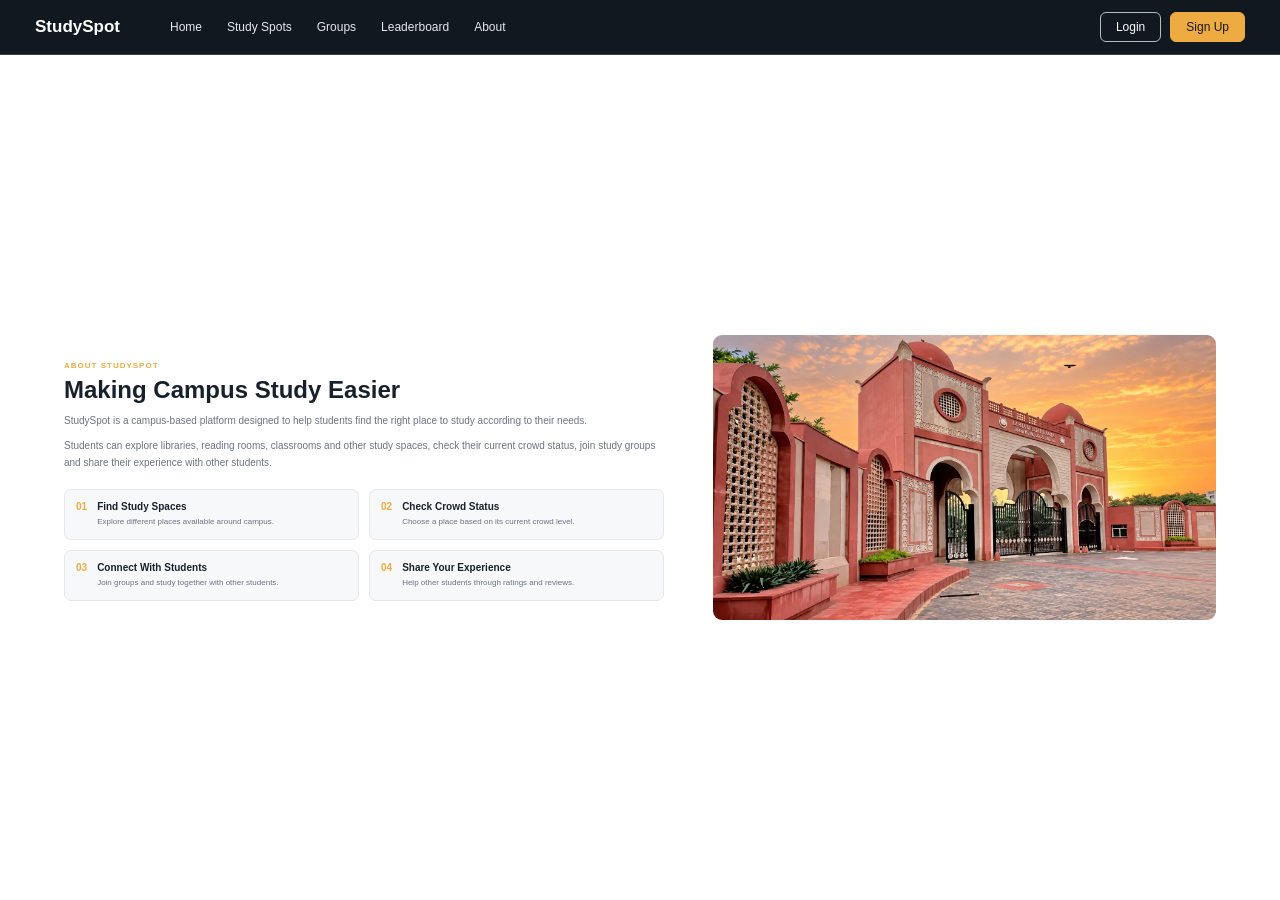
<file: About.html>
<!DOCTYPE html>
<html lang="en">

<head>
    <meta charset="UTF-8">
    <meta name="viewport" content="width=device-width, initial-scale=1.0">
    <link rel="stylesheet" href="about.css">
    <title>About - StudySpot</title>
</head>

<body>

    <nav class="navbar">

        <div class="logo">
            StudySpot
        </div>

        <div class="navlinks">
            <a href="index.html">Home</a>
            <a href="index.html">Study Spots</a>
            <a href="index.html">Groups</a>
            <a href="index.html">Leaderboard</a>
            <a href="about.html">About</a>
        </div>

        <div class="navbuttons">
            <button class="login">Login</button>
            <button class="signup">Sign Up</button>
        </div>

    </nav>


    <section class="about-section">

        <div class="about-content">

            <span class="section-label">ABOUT STUDYSPOT</span>

            <h2>Making Campus Study Easier</h2>

            <p>
                StudySpot is a campus-based platform designed to help students
                find the right place to study according to their needs.
            </p>

            <p>
                Students can explore libraries, reading rooms, classrooms and
                other study spaces, check their current crowd status, join
                study groups and share their experience with other students.
            </p>

            <div class="about-points">

                <div class="about-point">
                    <strong>01</strong>
                    <div>
                        <h3>Find Study Spaces</h3>
                        <p>Explore different places available around campus.</p>
                    </div>
                </div>

                <div class="about-point">
                    <strong>02</strong>
                    <div>
                        <h3>Check Crowd Status</h3>
                        <p>Choose a place based on its current crowd level.</p>
                    </div>
                </div>

                <div class="about-point">
                    <strong>03</strong>
                    <div>
                        <h3>Connect With Students</h3>
                        <p>Join groups and study together with other students.</p>
                    </div>
                </div>

                <div class="about-point">
                    <strong>04</strong>
                    <div>
                        <h3>Share Your Experience</h3>
                        <p>Help other students through ratings and reviews.</p>
                    </div>
                </div>

            </div>

        </div>

        <div class="about-image">
            <img src="images/Jamia Millia Islamia at Sunset.png" alt="Jamia Millia Islamia">
        </div>

    </section>

</body>

</html>
</file>
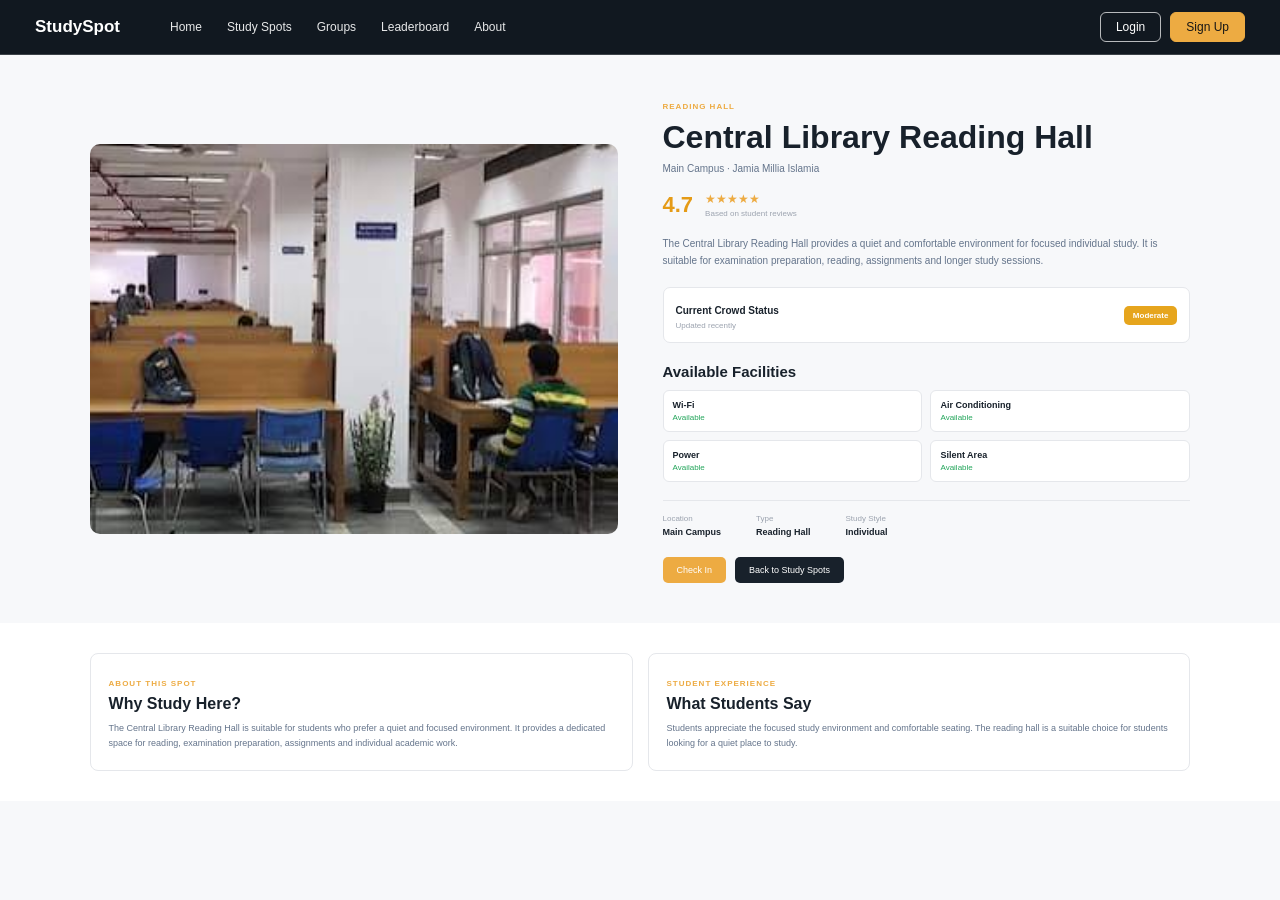
<file: central-library-reading-hall.html>
<!DOCTYPE html>
<html lang="en">
<head>
    <meta charset="UTF-8">
    <meta name="viewport" content="width=device-width, initial-scale=1.0">
    <link rel="stylesheet" href="central-library-reading-hall.css">
    <title>Central Library Reading Hall - StudySpot</title>
</head>

<body>

    <nav class="navbar">

        <div class="logo">
            StudySpot
        </div>

        <div class="navlinks">
            <a href="index.html">Home</a>
            <a href="study-spots.html">Study Spots</a>
            <a href="study-groups.html">Groups</a>
            <a href="index.html">Leaderboard</a>
            <a href="about.html">About</a>
        </div>

        <div class="navbuttons">
            <button class="login">Login</button>
            <button class="signup">Sign Up</button>
        </div>

    </nav>


    <section class="library-details">

        <div class="library-details-image">
            <img src="images/central library reading hall.jpg"
                 alt="Central Library Reading Hall">
        </div>


        <div class="library-details-content">

            <span class="section-label">
                READING HALL
            </span>

            <h1>
                Central Library Reading Hall
            </h1>

            <p class="library-location">
                Main Campus · Jamia Millia Islamia
            </p>


            <div class="rating-box">

                <div class="rating-number">
                    4.7
                </div>

                <div>
                    <div class="stars">
                        ★★★★★
                    </div>

                    <p>
                        Based on student reviews
                    </p>
                </div>

            </div>


            <p class="library-description">
                The Central Library Reading Hall provides a quiet and
                comfortable environment for focused individual study.
                It is suitable for examination preparation, reading,
                assignments and longer study sessions.
            </p>


            <div class="status-card">

                <div>
                    <strong>
                        Current Crowd Status
                    </strong>

                    <p>
                        Updated recently
                    </p>
                </div>

                <span class="status-moderate">
                    Moderate
                </span>

            </div>


            <h2>
                Available Facilities
            </h2>


            <div class="facilities">

                <div class="facility">
                    <strong>
                        Wi-Fi
                    </strong>

                    <span>
                        Available
                    </span>
                </div>


                <div class="facility">
                    <strong>
                        Air Conditioning
                    </strong>

                    <span>
                        Available
                    </span>
                </div>


                <div class="facility">
                    <strong>
                        Power
                    </strong>

                    <span>
                        Available
                    </span>
                </div>


                <div class="facility">
                    <strong>
                        Silent Area
                    </strong>

                    <span>
                        Available
                    </span>
                </div>

            </div>


            <div class="library-info">

                <div>
                    <span>
                        Location
                    </span>

                    <strong>
                        Main Campus
                    </strong>
                </div>


                <div>
                    <span>
                        Type
                    </span>

                    <strong>
                        Reading Hall
                    </strong>
                </div>


                <div>
                    <span>
                        Study Style
                    </span>

                    <strong>
                        Individual
                    </strong>
                </div>

            </div>


            <div class="library-actions">

                <button class="checkin-btn">
                    Check In
                </button>

                <a href="study-spots.html" class="back-btn">
                    Back to Study Spots
                </a>

            </div>

        </div>

    </section>


    <section class="library-bottom">

        <div class="about-library">

            <span class="section-label">
                ABOUT THIS SPOT
            </span>

            <h2>
                Why Study Here?
            </h2>

            <p>
                The Central Library Reading Hall is suitable for students
                who prefer a quiet and focused environment. It provides
                a dedicated space for reading, examination preparation,
                assignments and individual academic work.
            </p>

        </div>


        <div class="review-summary">

            <span class="section-label">
                STUDENT EXPERIENCE
            </span>

            <h2>
                What Students Say
            </h2>

            <p>
                Students appreciate the focused study environment and
                comfortable seating. The reading hall is a suitable
                choice for students looking for a quiet place to study.
            </p>

        </div>

    </section>

</body>
</html>
</file>
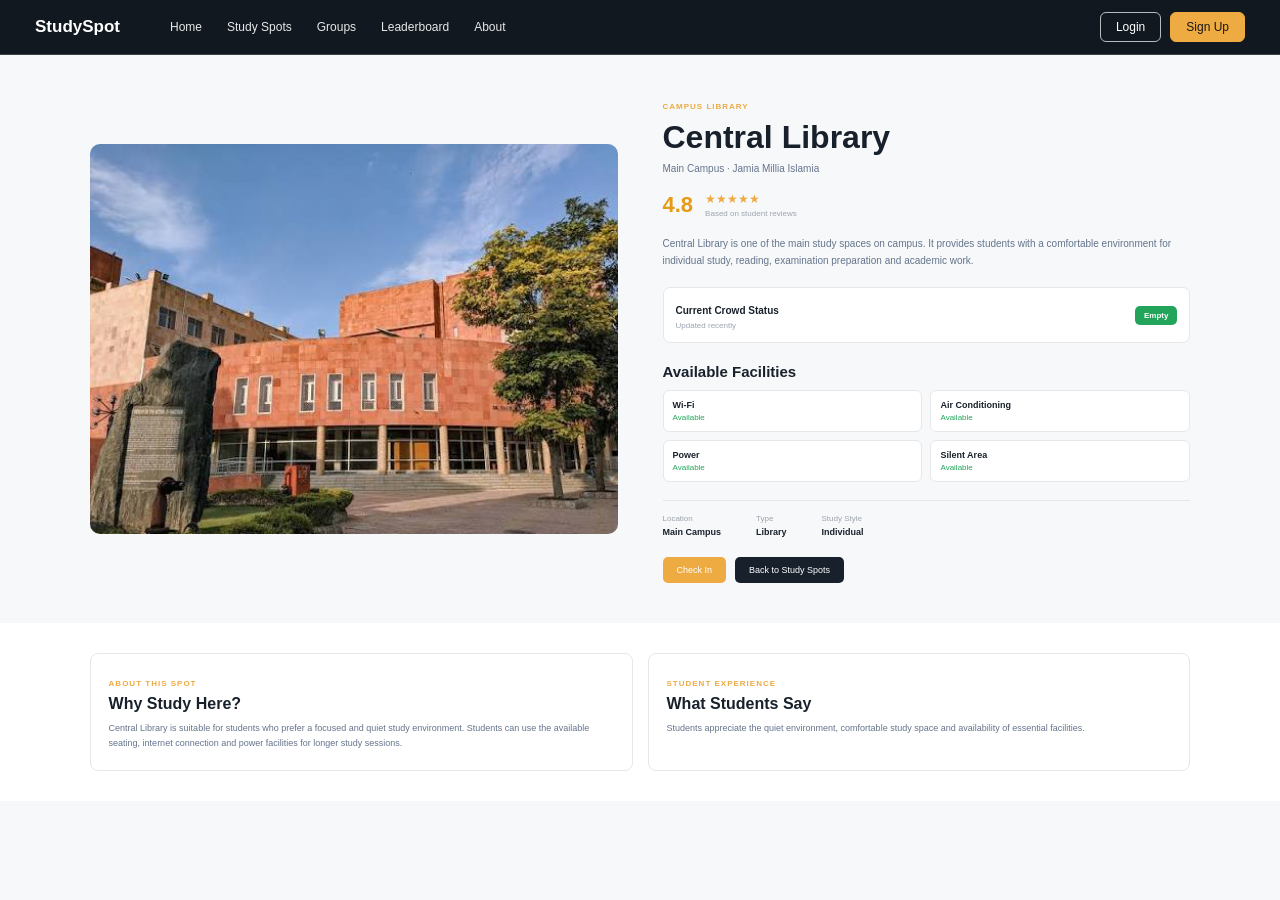
<file: central-library.html>
<!DOCTYPE html>
<html lang="en">
<head>
    <meta charset="UTF-8">
    <meta name="viewport" content="width=device-width, initial-scale=1.0">
    <link rel="stylesheet" href="central-library.css">
    <title>Central Library - StudySpot</title>
</head>

<body>

    <nav class="navbar">

        <div class="logo">
            StudySpot
        </div>

        <div class="navlinks">
            <a href="index.html">Home</a>
            <a href="study-spots.html">Study Spots</a>
            <a href="study-groups.html">Groups</a>
            <a href="index.html">Leaderboard</a>
            <a href="about.html">About</a>
        </div>

        <div class="navbuttons">
            <button class="login">Login</button>
            <button class="signup">Sign Up</button>
        </div>

    </nav>


    <section class="library-details">

        <div class="library-details-image">
            <img src="images/central library.jpg" alt="Central Library">
        </div>


        <div class="library-details-content">

            <span class="section-label">CAMPUS LIBRARY</span>

            <h1>Central Library</h1>

            <p class="library-location">
                Main Campus · Jamia Millia Islamia
            </p>


            <div class="rating-box">

                <div class="rating-number">
                    4.8
                </div>

                <div>
                    <div class="stars">★★★★★</div>
                    <p>Based on student reviews</p>
                </div>

            </div>


            <p class="library-description">
                Central Library is one of the main study spaces on campus.
                It provides students with a comfortable environment for
                individual study, reading, examination preparation and
                academic work.
            </p>


            <div class="status-card">

                <div>
                    <strong>Current Crowd Status</strong>
                    <p>Updated recently</p>
                </div>

                <span class="status-empty">
                    Empty
                </span>

            </div>


            <h2>Available Facilities</h2>

            <div class="facilities">

                <div class="facility">
                    <strong>Wi-Fi</strong>
                    <span>Available</span>
                </div>

                <div class="facility">
                    <strong>Air Conditioning</strong>
                    <span>Available</span>
                </div>

                <div class="facility">
                    <strong>Power</strong>
                    <span>Available</span>
                </div>

                <div class="facility">
                    <strong>Silent Area</strong>
                    <span>Available</span>
                </div>

            </div>


            <div class="library-info">

                <div>
                    <span>Location</span>
                    <strong>Main Campus</strong>
                </div>

                <div>
                    <span>Type</span>
                    <strong>Library</strong>
                </div>

                <div>
                    <span>Study Style</span>
                    <strong>Individual</strong>
                </div>

            </div>


            <div class="library-actions">

                <button class="checkin-btn">
                    Check In
                </button>

                <a href="study-spots.html" class="back-btn">
                    Back to Study Spots
                </a>

            </div>

        </div>

    </section>


    <section class="library-bottom">

        <div class="about-library">

            <span class="section-label">
                ABOUT THIS SPOT
            </span>

            <h2>Why Study Here?</h2>

            <p>
                Central Library is suitable for students who prefer a
                focused and quiet study environment. Students can use
                the available seating, internet connection and power
                facilities for longer study sessions.
            </p>

        </div>


        <div class="review-summary">

            <span class="section-label">
                STUDENT EXPERIENCE
            </span>

            <h2>What Students Say</h2>

            <p>
                Students appreciate the quiet environment, comfortable
                study space and availability of essential facilities.
            </p>

        </div>

    </section>

</body>
</html>
</file>
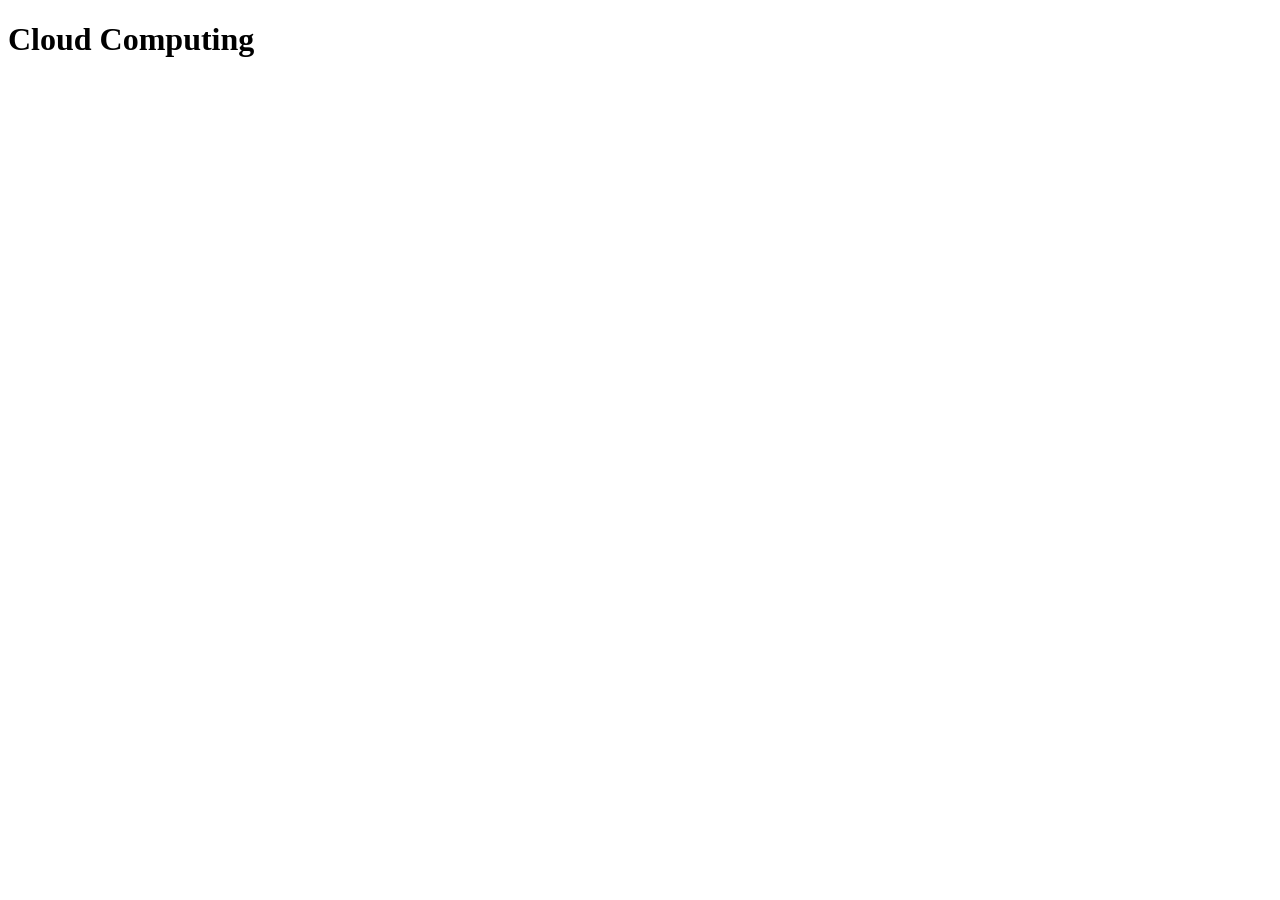
<file: cloud-computing.html>
<!DOCTYPE html>
<html lang="en">
<head>
    <meta charset="UTF-8">
    <meta name="viewport" content="width=device-width, initial-scale=1.0">
    <title>Document</title>
</head>
<body>
    <h1>Cloud Computing</h1>
</body>
</html>
</file>
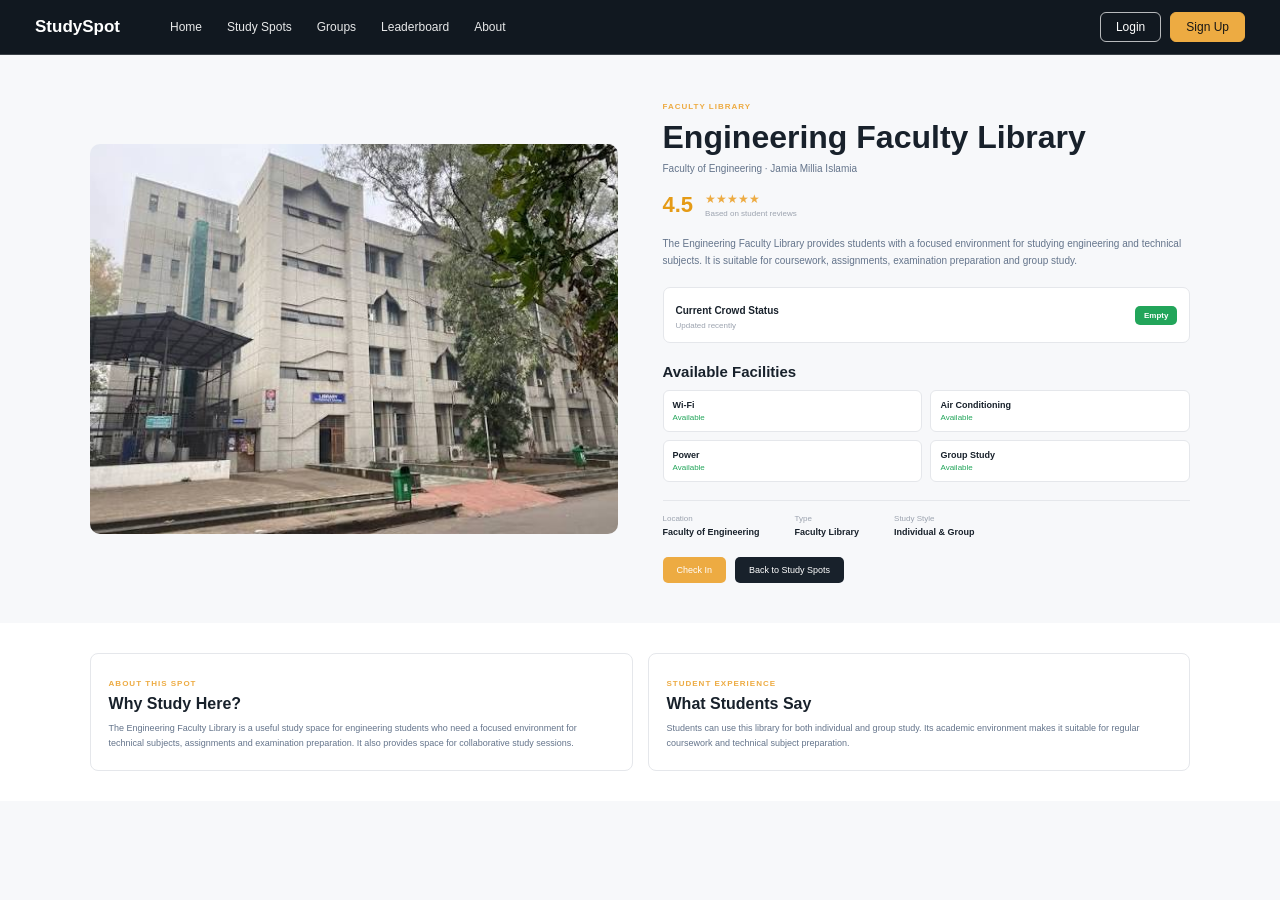
<file: engineering-faculty-library.html>
<!DOCTYPE html>
<html lang="en">
<head>
    <meta charset="UTF-8">
    <meta name="viewport" content="width=device-width, initial-scale=1.0">
    <link rel="stylesheet" href="engineering-faculty-library.css">
    <title>Engineering Faculty Library - StudySpot</title>
</head>

<body>

    <nav class="navbar">

        <div class="logo">
            StudySpot
        </div>

        <div class="navlinks">
            <a href="index.html">Home</a>
            <a href="study-spots.html">Study Spots</a>
            <a href="study-groups.html">Groups</a>
            <a href="index.html">Leaderboard</a>
            <a href="about.html">About</a>
        </div>

        <div class="navbuttons">
            <button class="login">Login</button>
            <button class="signup">Sign Up</button>
        </div>

    </nav>


    <section class="library-details">

        <div class="library-details-image">
            <img src="images/enginnering library.jpg"
                 alt="Engineering Faculty Library">
        </div>


        <div class="library-details-content">

            <span class="section-label">
                FACULTY LIBRARY
            </span>

            <h1>
                Engineering Faculty Library
            </h1>

            <p class="library-location">
                Faculty of Engineering · Jamia Millia Islamia
            </p>


            <div class="rating-box">

                <div class="rating-number">
                    4.5
                </div>

                <div>
                    <div class="stars">
                        ★★★★★
                    </div>

                    <p>
                        Based on student reviews
                    </p>
                </div>

            </div>


            <p class="library-description">
                The Engineering Faculty Library provides students with
                a focused environment for studying engineering and
                technical subjects. It is suitable for coursework,
                assignments, examination preparation and group study.
            </p>


            <div class="status-card">

                <div>
                    <strong>
                        Current Crowd Status
                    </strong>

                    <p>
                        Updated recently
                    </p>
                </div>

                <span class="status-empty">
                    Empty
                </span>

            </div>


            <h2>
                Available Facilities
            </h2>


            <div class="facilities">

                <div class="facility">
                    <strong>
                        Wi-Fi
                    </strong>

                    <span>
                        Available
                    </span>
                </div>


                <div class="facility">
                    <strong>
                        Air Conditioning
                    </strong>

                    <span>
                        Available
                    </span>
                </div>


                <div class="facility">
                    <strong>
                        Power
                    </strong>

                    <span>
                        Available
                    </span>
                </div>


                <div class="facility">
                    <strong>
                        Group Study
                    </strong>

                    <span>
                        Available
                    </span>
                </div>

            </div>


            <div class="library-info">

                <div>
                    <span>
                        Location
                    </span>

                    <strong>
                        Faculty of Engineering
                    </strong>
                </div>


                <div>
                    <span>
                        Type
                    </span>

                    <strong>
                        Faculty Library
                    </strong>
                </div>


                <div>
                    <span>
                        Study Style
                    </span>

                    <strong>
                        Individual & Group
                    </strong>
                </div>

            </div>


            <div class="library-actions">

                <button class="checkin-btn">
                    Check In
                </button>

                <a href="study-spots.html" class="back-btn">
                    Back to Study Spots
                </a>

            </div>

        </div>

    </section>


    <section class="library-bottom">

        <div class="about-library">

            <span class="section-label">
                ABOUT THIS SPOT
            </span>

            <h2>
                Why Study Here?
            </h2>

            <p>
                The Engineering Faculty Library is a useful study space
                for engineering students who need a focused environment
                for technical subjects, assignments and examination
                preparation. It also provides space for collaborative
                study sessions.
            </p>

        </div>


        <div class="review-summary">

            <span class="section-label">
                STUDENT EXPERIENCE
            </span>

            <h2>
                What Students Say
            </h2>

            <p>
                Students can use this library for both individual and
                group study. Its academic environment makes it suitable
                for regular coursework and technical subject preparation.
            </p>

        </div>

    </section>

</body>
</html>
</file>
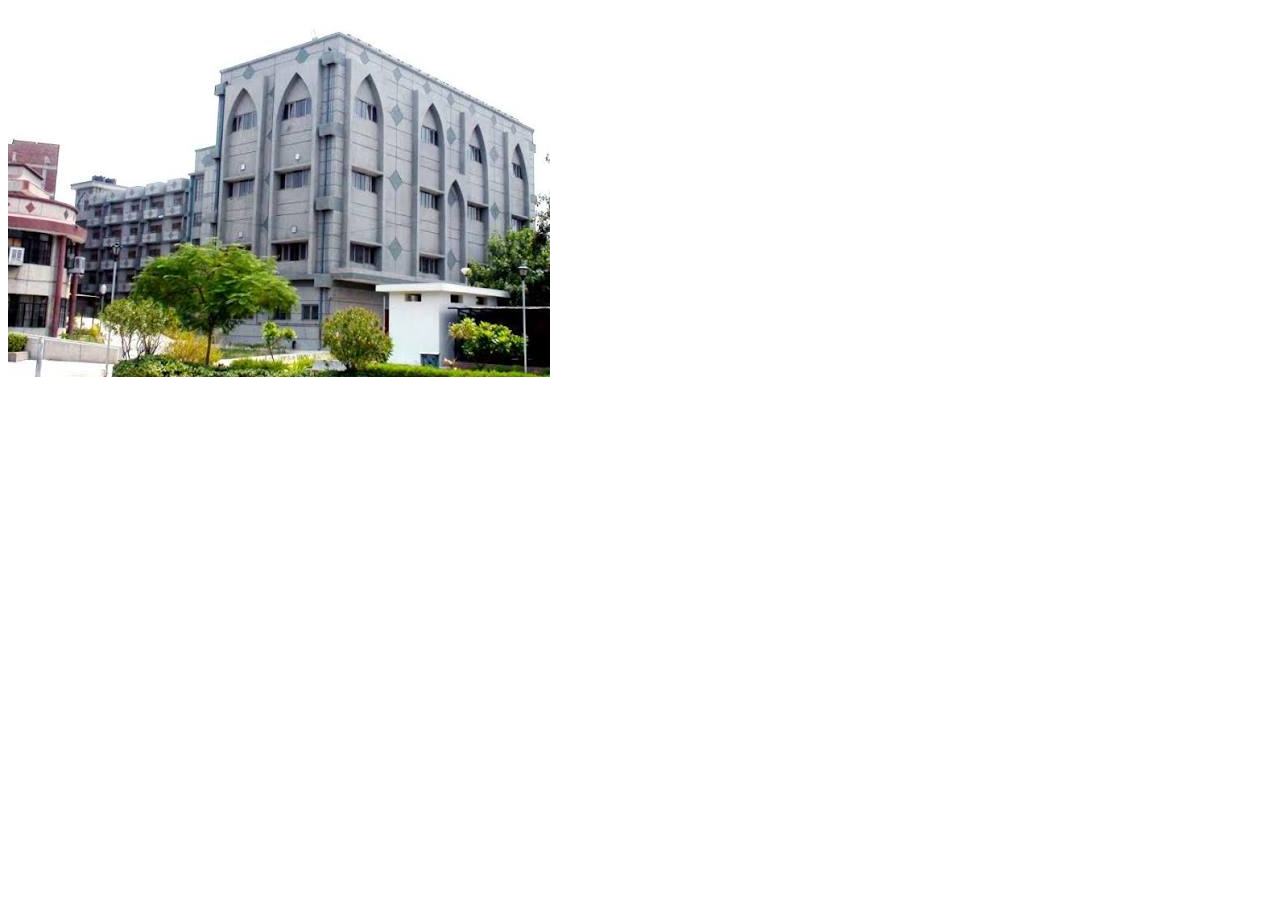
<file: hostel-library.html>
<!DOCTYPE html>
<html lang="en">
<head>
    <meta charset="UTF-8">
    <meta name="viewport" content="width=device-width, initial-scale=1.0">
    <title>Document</title>
</head>
<body>
    <img src="images/hostel library.jpg">
</body>
</html>
</file>
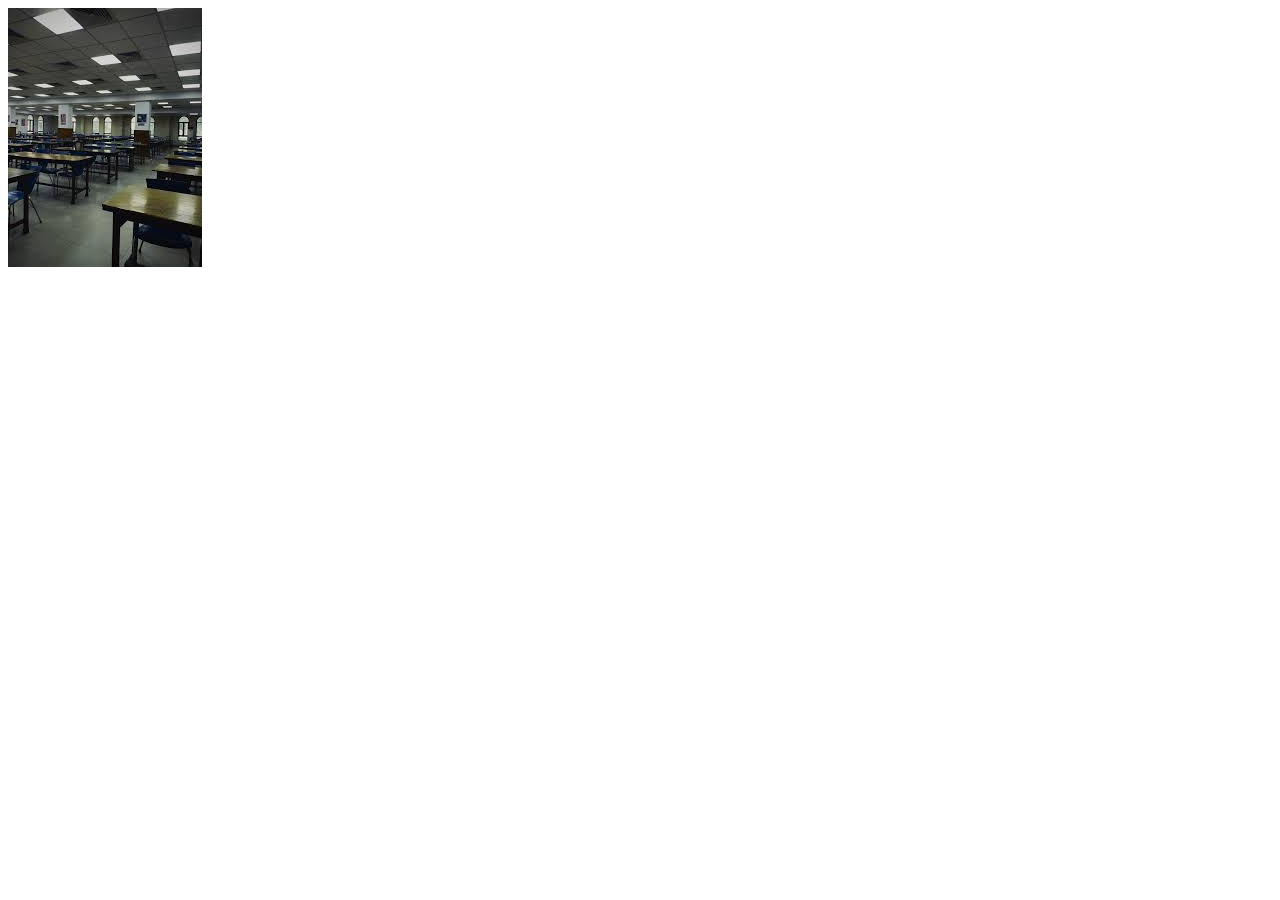
<file: ibn-sina-block.html>
<!DOCTYPE html>
<html lang="en">
<head>
    <meta charset="UTF-8">
    <meta name="viewport" content="width=device-width, initial-scale=1.0">
    <title>Document</title>
</head>
<body>
    <img src="images/ibn sina inner.jpg">
</body>
</html>
</file>
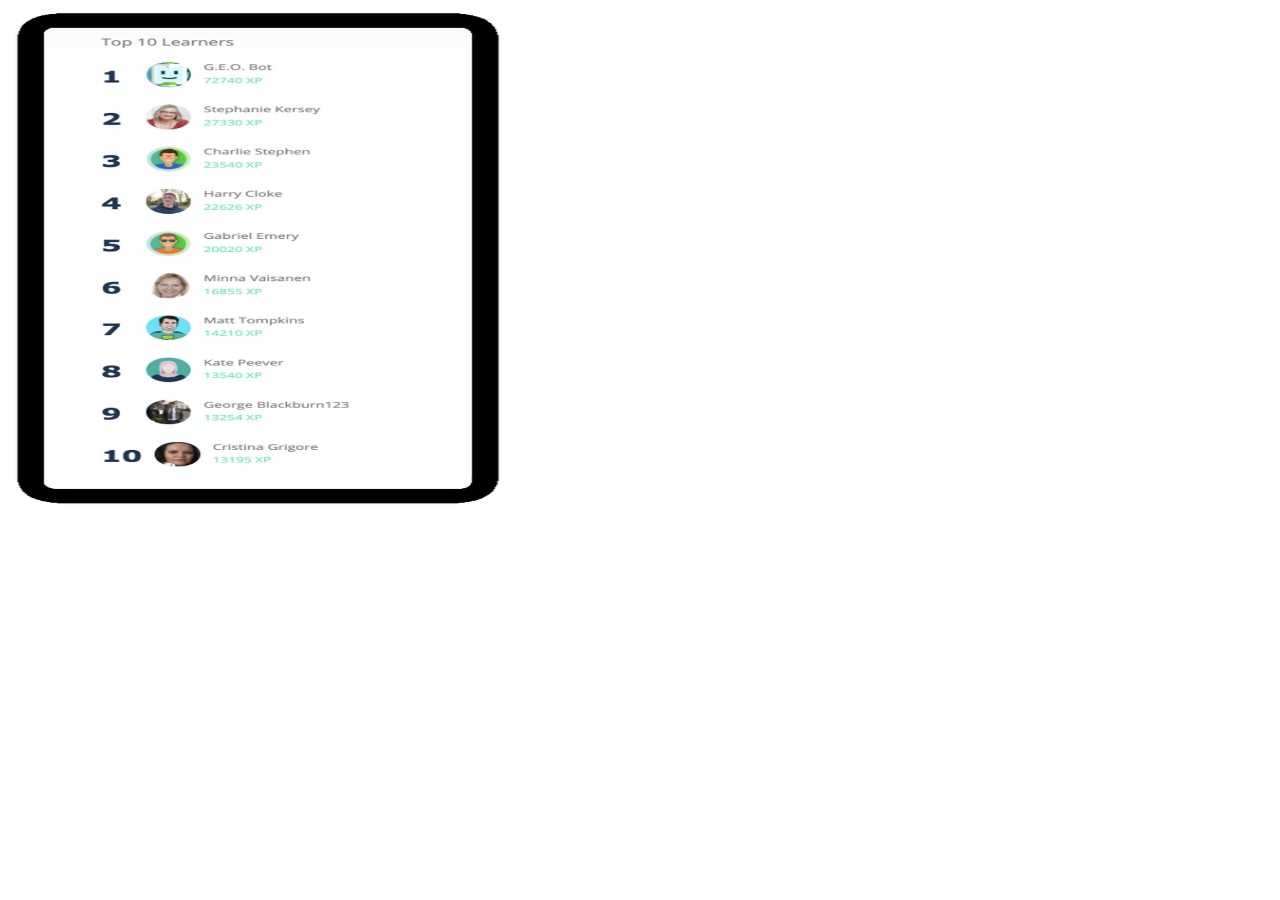
<file: leaderboard.html>
<!DOCTYPE html>
<html lang="en">
<head>
    <meta charset="UTF-8">
    <meta name="viewport" content="width=device-width, initial-scale=1.0">
    <link rel="stylesheet" href="leaderboard.css">
    <title>Document</title>
</head>
<body>
    <img src="images/leaderboard_4k.png">
</body>
</html>
</file>
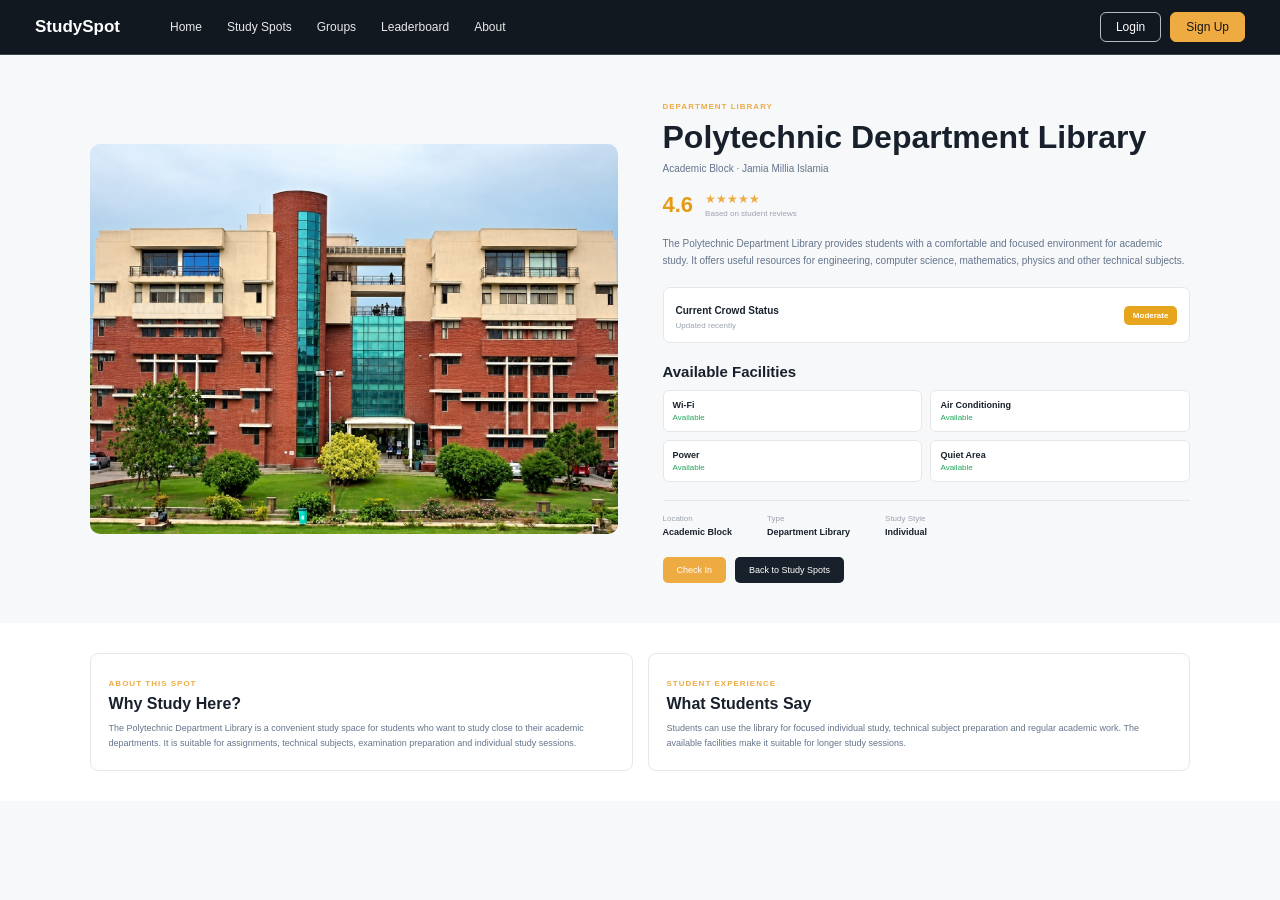
<file: polytechnic-department-library.html>
<!DOCTYPE html>
<html lang="en">
<head>
    <meta charset="UTF-8">
    <meta name="viewport" content="width=device-width, initial-scale=1.0">
    <link rel="stylesheet" href="polytechnic-library.css">
    <title>Polytechnic Department Library - StudySpot</title>
</head>

<body>

    <nav class="navbar">

        <div class="logo">
            StudySpot
        </div>

        <div class="navlinks">
            <a href="index.html">Home</a>
            <a href="study-spots.html">Study Spots</a>
            <a href="study-groups.html">Groups</a>
            <a href="index.html">Leaderboard</a>
            <a href="about.html">About</a>
        </div>

        <div class="navbuttons">
            <button class="login">Login</button>
            <button class="signup">Sign Up</button>
        </div>

    </nav>


    <section class="library-details">

        <div class="library-details-image">
            <img src="images/polytechinc department library1.jpg"
                 alt="Polytechnic Department Library">
        </div>


        <div class="library-details-content">

            <span class="section-label">
                DEPARTMENT LIBRARY
            </span>

            <h1>
                Polytechnic Department Library
            </h1>

            <p class="library-location">
                Academic Block · Jamia Millia Islamia
            </p>


            <div class="rating-box">

                <div class="rating-number">
                    4.6
                </div>

                <div>
                    <div class="stars">
                        ★★★★★
                    </div>

                    <p>
                        Based on student reviews
                    </p>
                </div>

            </div>


            <p class="library-description">
                The Polytechnic Department Library provides students with
                a comfortable and focused environment for academic study.
                It offers useful resources for engineering, computer
                science, mathematics, physics and other technical subjects.
            </p>


            <div class="status-card">

                <div>
                    <strong>
                        Current Crowd Status
                    </strong>

                    <p>
                        Updated recently
                    </p>
                </div>

                <span class="status-moderate">
                    Moderate
                </span>

            </div>


            <h2>
                Available Facilities
            </h2>


            <div class="facilities">

                <div class="facility">
                    <strong>
                        Wi-Fi
                    </strong>

                    <span>
                        Available
                    </span>
                </div>


                <div class="facility">
                    <strong>
                        Air Conditioning
                    </strong>

                    <span>
                        Available
                    </span>
                </div>


                <div class="facility">
                    <strong>
                        Power
                    </strong>

                    <span>
                        Available
                    </span>
                </div>


                <div class="facility">
                    <strong>
                        Quiet Area
                    </strong>

                    <span>
                        Available
                    </span>
                </div>

            </div>


            <div class="library-info">

                <div>
                    <span>
                        Location
                    </span>

                    <strong>
                        Academic Block
                    </strong>
                </div>


                <div>
                    <span>
                        Type
                    </span>

                    <strong>
                        Department Library
                    </strong>
                </div>


                <div>
                    <span>
                        Study Style
                    </span>

                    <strong>
                        Individual
                    </strong>
                </div>

            </div>


            <div class="library-actions">

                <button class="checkin-btn">
                    Check In
                </button>

                <a href="study-spots.html" class="back-btn">
                    Back to Study Spots
                </a>

            </div>

        </div>

    </section>


    <section class="library-bottom">

        <div class="about-library">

            <span class="section-label">
                ABOUT THIS SPOT
            </span>

            <h2>
                Why Study Here?
            </h2>

            <p>
                The Polytechnic Department Library is a convenient study
                space for students who want to study close to their
                academic departments. It is suitable for assignments,
                technical subjects, examination preparation and
                individual study sessions.
            </p>

        </div>


        <div class="review-summary">

            <span class="section-label">
                STUDENT EXPERIENCE
            </span>

            <h2>
                What Students Say
            </h2>

            <p>
                Students can use the library for focused individual study,
                technical subject preparation and regular academic work.
                The available facilities make it suitable for longer
                study sessions.
            </p>

        </div>

    </section>

</body>
</html>
</file>
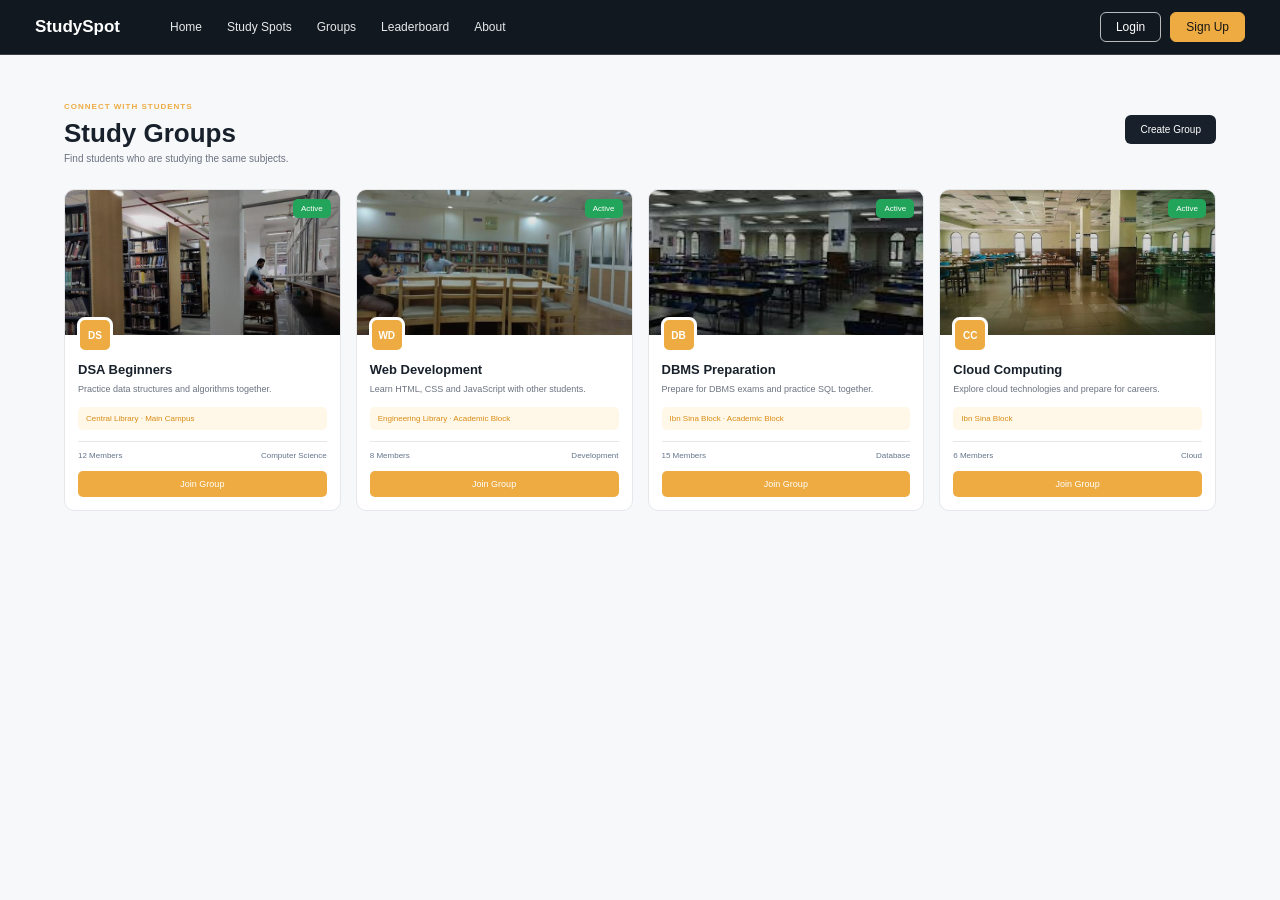
<file: study-group.html>
<!DOCTYPE html>
<html lang="en">

<head>
    <meta charset="UTF-8">
    <meta name="viewport" content="width=device-width, initial-scale=1.0">
    <link rel="stylesheet" href="study-group.css">
    <title>Study Groups - StudySpot</title>
</head>

<body>

    <nav class="navbar">

        <div class="logo">
            StudySpot
        </div>

        <div class="navlinks">
            <a href="index.html">Home</a>
            <a href="study-spots.html">Study Spots</a>
            <a href="study-groups.html">Groups</a>
            <a href="index.html">Leaderboard</a>
            <a href="about.html">About</a>
        </div>

        <div class="navbuttons">
            <button class="login">Login</button>
            <button class="signup">Sign Up</button>
        </div>

    </nav>


    <section class="groups-section">

        <div class="groups-header">

            <div>
                <span class="section-label">CONNECT WITH STUDENTS</span>
                <h1>Study Groups</h1>
                <p>Find students who are studying the same subjects.</p>
            </div>

            <button class="create-group-btn">Create Group</button>

        </div>


        <div class="groups-grid">


            <div class="group-card">

                <div class="group-image">
                    <img src="images/central library inner side.jpg" alt="DSA Study Group">
                    <span class="group-status">Active</span>
                </div>

                <div class="group-content">

                    <div class="group-icon">DS</div>

                    <h3>DSA Beginners</h3>

                    <p>
                        Practice data structures and algorithms together.
                    </p>

                    <div class="group-location">
                        Central Library · Main Campus
                    </div>

                    <div class="group-info">
                        <span>12 Members</span>
                        <span>Computer Science</span>
                    </div>

                    <button>Join Group</button>

                </div>

            </div>


            <div class="group-card">

                <div class="group-image">
                    <img src="images/faculty of enginneeing inner.jpg" alt="Web Development Group">
                    <span class="group-status">Active</span>
                </div>

                <div class="group-content">

                    <div class="group-icon">WD</div>

                    <h3>Web Development</h3>

                    <p>
                        Learn HTML, CSS and JavaScript with other students.
                    </p>

                    <div class="group-location">
                        Engineering Library · Academic Block
                    </div>

                    <div class="group-info">
                        <span>8 Members</span>
                        <span>Development</span>
                    </div>

                    <button>Join Group</button>

                </div>

            </div>


            <div class="group-card">

                <div class="group-image">
                    <img src="images/ibn sina inner.jpg" alt="DBMS Study Group">
                    <span class="group-status">Active</span>
                </div>

                <div class="group-content">

                    <div class="group-icon">DB</div>

                    <h3>DBMS Preparation</h3>

                    <p>
                        Prepare for DBMS exams and practice SQL together.
                    </p>

                    <div class="group-location">
                        Ibn Sina Block · Academic Block
                    </div>

                    <div class="group-info">
                        <span>15 Members</span>
                        <span>Database</span>
                    </div>

                    <button>Join Group</button>

                </div>

            </div>


            <div class="group-card">

                <div class="group-image">
                    <img src="images/old reading hall.jpg" alt="Cloud Computing Group">
                    <span class="group-status">Active</span>
                </div>

                <div class="group-content">

                    <div class="group-icon">CC</div>

                    <h3>Cloud Computing</h3>

                    <p>
                        Explore cloud technologies and prepare for careers.
                    </p>

                    <div class="group-location">
                        Ibn Sina Block
                    </div>

                    <div class="group-info">
                        <span>6 Members</span>
                        <span>Cloud</span>
                    </div>

                    <button>Join Group</button>

                </div>

            </div>


        </div>

    </section>

</body>

</html>
</file>
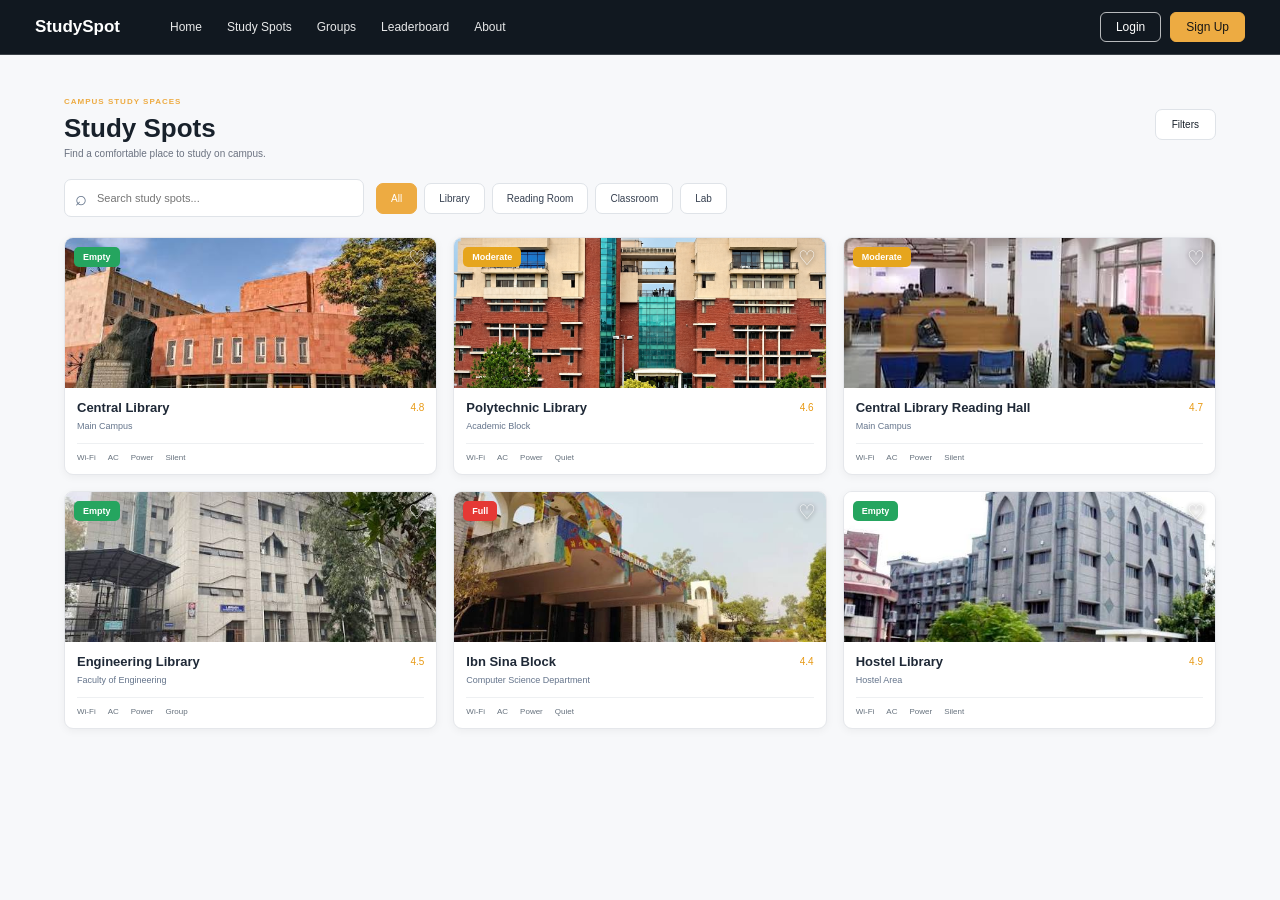
<file: study-spots.html>
<!DOCTYPE html>
<html lang="en">

<head>
    <meta charset="UTF-8">
    <meta name="viewport" content="width=device-width, initial-scale=1.0">
    <link rel="stylesheet" href="study-spots.css">
    <title>Study Spots - StudySpot</title>
</head>

<body>

    <nav class="navbar">

        <div class="logo">
            StudySpot
        </div>

        <div class="navlinks">
            <a href="index.html">Home</a>
            <a href="study-spots.html">Study Spots</a>
            <a href="study-group.html">Groups</a>
            <a href="index.html">Leaderboard</a>
            <a href="about.html">About</a>
        </div>

        <div class="navbuttons">
            <button class="login">Login</button>
            <button class="signup">Sign Up</button>
        </div>

    </nav>


    <section class="study-spots">

        <div class="spots-header">

            <div>
                <span class="section-label">CAMPUS STUDY SPACES</span>
                <h1>Study Spots</h1>
                <p>Find a comfortable place to study on campus.</p>
            </div>

            <button class="filter-btn">Filters</button>

        </div>


        <div class="spot-tools">

            <div class="spot-search">
                <span>⌕</span>
                <input type="text" placeholder="Search study spots...">
            </div>

            <div class="spot-filters">
                <button class="active">All</button>
                <button>Library</button>
                <button>Reading Room</button>
                <button>Classroom</button>
                <button>Lab</button>
            </div>

        </div>


        <div class="spots-grid">


            <div class="spot-card">

                <div class="spot-image">
                    <img src="images/central library.jpg" alt="Central Library">
                    <span class="status empty">Empty</span>
                    <span class="heart">♡</span>
                </div>

                <div class="spot-info">

                    <div class="spot-title">
                        <h3>Central Library</h3>
                        <span>4.8</span>
                    </div>

                    <p class="location-text">Main Campus</p>

                    <div class="amenities">
                        <span>Wi-Fi</span>
                        <span>AC</span>
                        <span>Power</span>
                        <span>Silent</span>
                    </div>

                </div>

            </div>


            <div class="spot-card">

                <div class="spot-image">
                    <img src="images/polytechinc department library1.jpg" alt="Polytechnic Department Library">
                    <span class="status moderate">Moderate</span>
                    <span class="heart">♡</span>
                </div>

                <div class="spot-info">

                    <div class="spot-title">
                        <h3>Polytechnic Library</h3>
                        <span>4.6</span>
                    </div>

                    <p class="location-text">Academic Block</p>

                    <div class="amenities">
                        <span>Wi-Fi</span>
                        <span>AC</span>
                        <span>Power</span>
                        <span>Quiet</span>
                    </div>

                </div>

            </div>


            <div class="spot-card">

                <div class="spot-image">
                    <img src="images/central library reading hall.jpg" alt="Central Library Reading Hall">
                    <span class="status moderate">Moderate</span>
                    <span class="heart">♡</span>
                </div>

                <div class="spot-info">

                    <div class="spot-title">
                        <h3>Central Library Reading Hall</h3>
                        <span>4.7</span>
                    </div>

                    <p class="location-text">Main Campus</p>

                    <div class="amenities">
                        <span>Wi-Fi</span>
                        <span>AC</span>
                        <span>Power</span>
                        <span>Silent</span>
                    </div>

                </div>

            </div>


            <div class="spot-card">

                <div class="spot-image">
                    <img src="images/enginnering library.jpg" alt="Engineering Faculty Library">
                    <span class="status empty">Empty</span>
                    <span class="heart">♡</span>
                </div>

                <div class="spot-info">

                    <div class="spot-title">
                        <h3>Engineering Library</h3>
                        <span>4.5</span>
                    </div>

                    <p class="location-text">Faculty of Engineering</p>

                    <div class="amenities">
                        <span>Wi-Fi</span>
                        <span>AC</span>
                        <span>Power</span>
                        <span>Group</span>
                    </div>

                </div>

            </div>


            <div class="spot-card">

                <div class="spot-image">
                    <img src="images/ibn sina block.jpg" alt="Ibn Sina Block">
                    <span class="status full">Full</span>
                    <span class="heart">♡</span>
                </div>

                <div class="spot-info">

                    <div class="spot-title">
                        <h3>Ibn Sina Block</h3>
                        <span>4.4</span>
                    </div>

                    <p class="location-text">Computer Science Department</p>

                    <div class="amenities">
                        <span>Wi-Fi</span>
                        <span>AC</span>
                        <span>Power</span>
                        <span>Quiet</span>
                    </div>

                </div>

            </div>


            <div class="spot-card">

                <div class="spot-image">
                    <img src="images/hostel library.jpg" alt="Hostel Library">
                    <span class="status empty">Empty</span>
                    <span class="heart">♡</span>
                </div>

                <div class="spot-info">

                    <div class="spot-title">
                        <h3>Hostel Library</h3>
                        <span>4.9</span>
                    </div>

                    <p class="location-text">Hostel Area</p>

                    <div class="amenities">
                        <span>Wi-Fi</span>
                        <span>AC</span>
                        <span>Power</span>
                        <span>Silent</span>
                    </div>

                </div>

            </div>


        </div>

    </section>

</body>

</html>
</file>
<file: about.css>
* {
    margin: 0;
    padding: 0;
    box-sizing: border-box;
}

body {
    font-family: Arial, sans-serif;
    color: #18212b;
    background: #ffffff;
}

.navbar {
    height: 55px;
    width: 100%;
    display: flex;
    align-items: center;
    padding: 0 35px;
    background: #111820;
    border-bottom: 1px solid rgba(255, 255, 255, 0.18);
}

.logo {
    display: flex;
    align-items: center;
    font-size: 17px;
    font-weight: bold;
    min-width: 135px;
    color: white;
}

.navlinks {
    display: flex;
    align-items: center;
    gap: 25px;
}

.navlinks a {
    color: rgba(255, 255, 255, 0.9);
    text-decoration: none;
    font-size: 12px;
    transition: 0.3s;
}

.navlinks a:hover {
    color: #edab42;
}

.navbuttons {
    margin-left: auto;
    display: flex;
    gap: 9px;
}

.login,
.signup {
    padding: 7px 15px;
    border-radius: 6px;
    font-size: 12px;
    cursor: pointer;
}

.login {
    color: white;
    background: transparent;
    border: 1px solid rgba(255, 255, 255, 0.7);
}

.signup {
    color: #161616;
    background: #edab42;
    border: 1px solid #edab42;
}

.about-section {
    background: #ffffff;
    color: #18212b;
    padding: 35px 5%;
    min-height: calc(100vh - 55px);
    display: grid;
    grid-template-columns: 1.1fr 0.9fr;
    gap: 35px;
    align-items: center;
}

.about-content {
    max-width: 600px;
}

.section-label {
    color: #edab42;
    font-size: 8px;
    font-weight: bold;
    letter-spacing: 1px;
}

.about-content h2 {
    font-size: 24px;
    margin-top: 4px;
    margin-bottom: 8px;
}

.about-content > p {
    color: #6b7280;
    font-size: 10px;
    line-height: 1.7;
    margin-bottom: 8px;
}

.about-points {
    display: grid;
    grid-template-columns: 1fr 1fr;
    gap: 10px;
    margin-top: 18px;
}

.about-point {
    display: flex;
    gap: 10px;
    padding: 11px;
    background: #f7f8fa;
    border: 1px solid #e5e7eb;
    border-radius: 7px;
    transition: 0.2s;
}

.about-point:hover {
    transform: translateY(-3px);
    box-shadow: 0 6px 15px rgba(0, 0, 0, 0.07);
}

.about-point strong {
    color: #edab42;
    font-size: 10px;
}

.about-point h3 {
    font-size: 10px;
    margin-bottom: 4px;
}

.about-point p {
    color: #6b7280;
    font-size: 8px;
    line-height: 1.5;
}

.about-image {
    height: 285px;
    border-radius: 9px;
    overflow: hidden;
}

.about-image img {
    width: 100%;
    height: 100%;
    object-fit: cover;
    display: block;
}
</file>
<file: central-library-reading-hall.css>
* {
    margin: 0;
    padding: 0;
    box-sizing: border-box;
}

body {
    font-family: Arial, sans-serif;
    color: #18212b;
    background: #f7f8fa;
}

.navbar {
    height: 55px;
    width: 100%;
    display: flex;
    align-items: center;
    padding: 0 35px;
    background: #111820;
    border-bottom: 1px solid rgba(255,255,255,.18);
}

.logo {
    font-size: 17px;
    font-weight: bold;
    min-width: 135px;
    color: white;
}

.navlinks {
    display: flex;
    align-items: center;
    gap: 25px;
}

.navlinks a {
    color: rgba(255,255,255,.9);
    text-decoration: none;
    font-size: 12px;
}

.navlinks a:hover {
    color: #edab42;
}

.navbuttons {
    margin-left: auto;
    display: flex;
    gap: 9px;
}

.login,
.signup {
    padding: 7px 15px;
    border-radius: 6px;
    font-size: 12px;
    cursor: pointer;
}

.login {
    color: white;
    background: transparent;
    border: 1px solid rgba(255,255,255,.7);
}

.signup {
    color: #161616;
    background: #edab42;
    border: 1px solid #edab42;
}

.library-details {
    padding: 40px 7%;
    display: grid;
    grid-template-columns: 1fr 1fr;
    gap: 45px;
    align-items: center;
}

.library-details-image {
    height: 390px;
    border-radius: 10px;
    overflow: hidden;
}

.library-details-image img {
    width: 100%;
    height: 100%;
    object-fit: cover;
    display: block;
}

.library-details-content {
    max-width: 560px;
}

.section-label {
    color: #edab42;
    font-size: 8px;
    font-weight: bold;
    letter-spacing: 1px;
}

.library-details-content h1 {
    font-size: 32px;
    margin-top: 6px;
}

.library-location {
    color: #64748b;
    font-size: 10px;
    margin-top: 7px;
}

.rating-box {
    display: flex;
    align-items: center;
    gap: 12px;
    margin-top: 18px;
}

.rating-number {
    font-size: 22px;
    font-weight: bold;
    color: #e59b16;
}

.stars {
    color: #edab42;
    font-size: 12px;
}

.rating-box p {
    color: #9ca3af;
    font-size: 8px;
    margin-top: 3px;
}

.library-description {
    color: #64748b;
    font-size: 10px;
    line-height: 1.7;
    margin-top: 17px;
}

.status-card {
    margin-top: 18px;
    padding: 12px;
    background: white;
    border: 1px solid #e5e7eb;
    border-radius: 7px;
    display: flex;
    justify-content: space-between;
    align-items: center;
}

.status-card strong {
    font-size: 10px;
}

.status-card p {
    color: #9ca3af;
    font-size: 8px;
    margin-top: 3px;
}

.status-moderate {
    background: #e6a51d;
    color: white;
    padding: 5px 9px;
    border-radius: 5px;
    font-size: 8px;
    font-weight: bold;
}

.library-details-content h2 {
    font-size: 15px;
    margin-top: 20px;
}

.facilities {
    display: grid;
    grid-template-columns: 1fr 1fr;
    gap: 8px;
    margin-top: 10px;
}

.facility {
    background: white;
    border: 1px solid #e5e7eb;
    border-radius: 6px;
    padding: 9px;
}

.facility strong {
    display: block;
    font-size: 9px;
}

.facility span {
    color: #22a55a;
    font-size: 8px;
    margin-top: 3px;
    display: block;
}

.library-info {
    display: flex;
    gap: 35px;
    margin-top: 18px;
    padding-top: 13px;
    border-top: 1px solid #e5e7eb;
}

.library-info span {
    display: block;
    color: #9ca3af;
    font-size: 8px;
}

.library-info strong {
    display: block;
    font-size: 9px;
    margin-top: 4px;
}

.library-actions {
    display: flex;
    gap: 9px;
    margin-top: 20px;
}

.checkin-btn,
.back-btn {
    padding: 8px 14px;
    border-radius: 5px;
    font-size: 9px;
    text-decoration: none;
    cursor: pointer;
}

.checkin-btn {
    border: none;
    background: #edab42;
    color: white;
}

.back-btn {
    background: #18212b;
    color: white;
}

.library-bottom {
    display: grid;
    grid-template-columns: 1fr 1fr;
    gap: 15px;
    padding: 30px 7%;
    background: white;
}

.about-library,
.review-summary {
    padding: 18px;
    border: 1px solid #e5e7eb;
    border-radius: 8px;
}

.library-bottom h2 {
    font-size: 16px;
    margin-top: 5px;
}

.library-bottom p {
    color: #64748b;
    font-size: 9px;
    line-height: 1.7;
    margin-top: 8px;
}
</file>
<file: central-library.css>
* {
    margin: 0;
    padding: 0;
    box-sizing: border-box;
}

body {
    font-family: Arial, sans-serif;
    color: #18212b;
    background: #f7f8fa;
}

.navbar {
    height: 55px;
    width: 100%;
    display: flex;
    align-items: center;
    padding: 0 35px;
    background: #111820;
    border-bottom: 1px solid rgba(255,255,255,.18);
}

.logo {
    font-size: 17px;
    font-weight: bold;
    min-width: 135px;
    color: white;
}

.navlinks {
    display: flex;
    align-items: center;
    gap: 25px;
}

.navlinks a {
    color: rgba(255,255,255,.9);
    text-decoration: none;
    font-size: 12px;
}

.navlinks a:hover {
    color: #edab42;
}

.navbuttons {
    margin-left: auto;
    display: flex;
    gap: 9px;
}

.login,
.signup {
    padding: 7px 15px;
    border-radius: 6px;
    font-size: 12px;
    cursor: pointer;
}

.login {
    color: white;
    background: transparent;
    border: 1px solid rgba(255,255,255,.7);
}

.signup {
    color: #161616;
    background: #edab42;
    border: 1px solid #edab42;
}

.library-details {
    padding: 40px 7%;
    display: grid;
    grid-template-columns: 1fr 1fr;
    gap: 45px;
    align-items: center;
}

.library-details-image {
    height: 390px;
    border-radius: 10px;
    overflow: hidden;
}

.library-details-image img {
    width: 100%;
    height: 100%;
    object-fit: cover;
    display: block;
}

.library-details-content {
    max-width: 560px;
}

.section-label {
    color: #edab42;
    font-size: 8px;
    font-weight: bold;
    letter-spacing: 1px;
}

.library-details-content h1 {
    font-size: 32px;
    margin-top: 6px;
}

.library-location {
    color: #64748b;
    font-size: 10px;
    margin-top: 7px;
}

.rating-box {
    display: flex;
    align-items: center;
    gap: 12px;
    margin-top: 18px;
}

.rating-number {
    font-size: 22px;
    font-weight: bold;
    color: #e59b16;
}

.stars {
    color: #edab42;
    font-size: 12px;
}

.rating-box p {
    color: #9ca3af;
    font-size: 8px;
    margin-top: 3px;
}

.library-description {
    color: #64748b;
    font-size: 10px;
    line-height: 1.7;
    margin-top: 17px;
}

.status-card {
    margin-top: 18px;
    padding: 12px;
    background: white;
    border: 1px solid #e5e7eb;
    border-radius: 7px;
    display: flex;
    justify-content: space-between;
    align-items: center;
}

.status-card strong {
    font-size: 10px;
}

.status-card p {
    color: #9ca3af;
    font-size: 8px;
    margin-top: 3px;
}

.status-empty {
    background: #22a55a;
    color: white;
    padding: 5px 9px;
    border-radius: 5px;
    font-size: 8px;
    font-weight: bold;
}

.library-details-content h2 {
    font-size: 15px;
    margin-top: 20px;
}

.facilities {
    display: grid;
    grid-template-columns: 1fr 1fr;
    gap: 8px;
    margin-top: 10px;
}

.facility {
    background: white;
    border: 1px solid #e5e7eb;
    border-radius: 6px;
    padding: 9px;
}

.facility strong {
    display: block;
    font-size: 9px;
}

.facility span {
    color: #22a55a;
    font-size: 8px;
    margin-top: 3px;
    display: block;
}

.library-info {
    display: flex;
    gap: 35px;
    margin-top: 18px;
    padding-top: 13px;
    border-top: 1px solid #e5e7eb;
}

.library-info span {
    display: block;
    color: #9ca3af;
    font-size: 8px;
}

.library-info strong {
    display: block;
    font-size: 9px;
    margin-top: 4px;
}

.library-actions {
    display: flex;
    gap: 9px;
    margin-top: 20px;
}

.checkin-btn,
.back-btn {
    padding: 8px 14px;
    border-radius: 5px;
    font-size: 9px;
    text-decoration: none;
    cursor: pointer;
}

.checkin-btn {
    border: none;
    background: #edab42;
    color: white;
}

.back-btn {
    background: #18212b;
    color: white;
}

.library-bottom {
    display: grid;
    grid-template-columns: 1fr 1fr;
    gap: 15px;
    padding: 30px 7%;
    background: white;
}

.about-library,
.review-summary {
    padding: 18px;
    border: 1px solid #e5e7eb;
    border-radius: 8px;
}

.library-bottom h2 {
    font-size: 16px;
    margin-top: 5px;
}

.library-bottom p {
    color: #64748b;
    font-size: 9px;
    line-height: 1.7;
    margin-top: 8px;
}
</file>
<file: engineering-faculty-library.css>
* {
    margin: 0;
    padding: 0;
    box-sizing: border-box;
}

body {
    font-family: Arial, sans-serif;
    color: #18212b;
    background: #f7f8fa;
}

.navbar {
    height: 55px;
    width: 100%;
    display: flex;
    align-items: center;
    padding: 0 35px;
    background: #111820;
    border-bottom: 1px solid rgba(255,255,255,.18);
}

.logo {
    font-size: 17px;
    font-weight: bold;
    min-width: 135px;
    color: white;
}

.navlinks {
    display: flex;
    align-items: center;
    gap: 25px;
}

.navlinks a {
    color: rgba(255,255,255,.9);
    text-decoration: none;
    font-size: 12px;
}

.navlinks a:hover {
    color: #edab42;
}

.navbuttons {
    margin-left: auto;
    display: flex;
    gap: 9px;
}

.login,
.signup {
    padding: 7px 15px;
    border-radius: 6px;
    font-size: 12px;
    cursor: pointer;
}

.login {
    color: white;
    background: transparent;
    border: 1px solid rgba(255,255,255,.7);
}

.signup {
    color: #161616;
    background: #edab42;
    border: 1px solid #edab42;
}

.library-details {
    padding: 40px 7%;
    display: grid;
    grid-template-columns: 1fr 1fr;
    gap: 45px;
    align-items: center;
}

.library-details-image {
    height: 390px;
    border-radius: 10px;
    overflow: hidden;
}

.library-details-image img {
    width: 100%;
    height: 100%;
    object-fit: cover;
    display: block;
}

.library-details-content {
    max-width: 560px;
}

.section-label {
    color: #edab42;
    font-size: 8px;
    font-weight: bold;
    letter-spacing: 1px;
}

.library-details-content h1 {
    font-size: 32px;
    margin-top: 6px;
}

.library-location {
    color: #64748b;
    font-size: 10px;
    margin-top: 7px;
}

.rating-box {
    display: flex;
    align-items: center;
    gap: 12px;
    margin-top: 18px;
}

.rating-number {
    font-size: 22px;
    font-weight: bold;
    color: #e59b16;
}

.stars {
    color: #edab42;
    font-size: 12px;
}

.rating-box p {
    color: #9ca3af;
    font-size: 8px;
    margin-top: 3px;
}

.library-description {
    color: #64748b;
    font-size: 10px;
    line-height: 1.7;
    margin-top: 17px;
}

.status-card {
    margin-top: 18px;
    padding: 12px;
    background: white;
    border: 1px solid #e5e7eb;
    border-radius: 7px;
    display: flex;
    justify-content: space-between;
    align-items: center;
}

.status-card strong {
    font-size: 10px;
}

.status-card p {
    color: #9ca3af;
    font-size: 8px;
    margin-top: 3px;
}

.status-empty {
    background: #22a55a;
    color: white;
    padding: 5px 9px;
    border-radius: 5px;
    font-size: 8px;
    font-weight: bold;
}

.library-details-content h2 {
    font-size: 15px;
    margin-top: 20px;
}

.facilities {
    display: grid;
    grid-template-columns: 1fr 1fr;
    gap: 8px;
    margin-top: 10px;
}

.facility {
    background: white;
    border: 1px solid #e5e7eb;
    border-radius: 6px;
    padding: 9px;
}

.facility strong {
    display: block;
    font-size: 9px;
}

.facility span {
    color: #22a55a;
    font-size: 8px;
    margin-top: 3px;
    display: block;
}

.library-info {
    display: flex;
    gap: 35px;
    margin-top: 18px;
    padding-top: 13px;
    border-top: 1px solid #e5e7eb;
}

.library-info span {
    display: block;
    color: #9ca3af;
    font-size: 8px;
}

.library-info strong {
    display: block;
    font-size: 9px;
    margin-top: 4px;
}

.library-actions {
    display: flex;
    gap: 9px;
    margin-top: 20px;
}

.checkin-btn,
.back-btn {
    padding: 8px 14px;
    border-radius: 5px;
    font-size: 9px;
    text-decoration: none;
    cursor: pointer;
}

.checkin-btn {
    border: none;
    background: #edab42;
    color: white;
}

.back-btn {
    background: #18212b;
    color: white;
}

.library-bottom {
    display: grid;
    grid-template-columns: 1fr 1fr;
    gap: 15px;
    padding: 30px 7%;
    background: white;
}

.about-library,
.review-summary {
    padding: 18px;
    border: 1px solid #e5e7eb;
    border-radius: 8px;
}

.library-bottom h2 {
    font-size: 16px;
    margin-top: 5px;
}

.library-bottom p {
    color: #64748b;
    font-size: 9px;
    line-height: 1.7;
    margin-top: 8px;
}
</file>
<file: leaderboard.css>
img {
    height: 500px;
    width:500px;
}
</file>
<file: polytechnic-library.css>
* {
    margin: 0;
    padding: 0;
    box-sizing: border-box;
}

body {
    font-family: Arial, sans-serif;
    color: #18212b;
    background: #f7f8fa;
}

.navbar {
    height: 55px;
    width: 100%;
    display: flex;
    align-items: center;
    padding: 0 35px;
    background: #111820;
    border-bottom: 1px solid rgba(255,255,255,.18);
}

.logo {
    font-size: 17px;
    font-weight: bold;
    min-width: 135px;
    color: white;
}

.navlinks {
    display: flex;
    align-items: center;
    gap: 25px;
}

.navlinks a {
    color: rgba(255,255,255,.9);
    text-decoration: none;
    font-size: 12px;
}

.navlinks a:hover {
    color: #edab42;
}

.navbuttons {
    margin-left: auto;
    display: flex;
    gap: 9px;
}

.login,
.signup {
    padding: 7px 15px;
    border-radius: 6px;
    font-size: 12px;
    cursor: pointer;
}

.login {
    color: white;
    background: transparent;
    border: 1px solid rgba(255,255,255,.7);
}

.signup {
    color: #161616;
    background: #edab42;
    border: 1px solid #edab42;
}

.library-details {
    padding: 40px 7%;
    display: grid;
    grid-template-columns: 1fr 1fr;
    gap: 45px;
    align-items: center;
}

.library-details-image {
    height: 390px;
    border-radius: 10px;
    overflow: hidden;
}

.library-details-image img {
    width: 100%;
    height: 100%;
    object-fit: cover;
    display: block;
}

.library-details-content {
    max-width: 560px;
}

.section-label {
    color: #edab42;
    font-size: 8px;
    font-weight: bold;
    letter-spacing: 1px;
}

.library-details-content h1 {
    font-size: 32px;
    margin-top: 6px;
}

.library-location {
    color: #64748b;
    font-size: 10px;
    margin-top: 7px;
}

.rating-box {
    display: flex;
    align-items: center;
    gap: 12px;
    margin-top: 18px;
}

.rating-number {
    font-size: 22px;
    font-weight: bold;
    color: #e59b16;
}

.stars {
    color: #edab42;
    font-size: 12px;
}

.rating-box p {
    color: #9ca3af;
    font-size: 8px;
    margin-top: 3px;
}

.library-description {
    color: #64748b;
    font-size: 10px;
    line-height: 1.7;
    margin-top: 17px;
}

.status-card {
    margin-top: 18px;
    padding: 12px;
    background: white;
    border: 1px solid #e5e7eb;
    border-radius: 7px;
    display: flex;
    justify-content: space-between;
    align-items: center;
}

.status-card strong {
    font-size: 10px;
}

.status-card p {
    color: #9ca3af;
    font-size: 8px;
    margin-top: 3px;
}

.status-moderate {
    background: #e6a51d;
    color: white;
    padding: 5px 9px;
    border-radius: 5px;
    font-size: 8px;
    font-weight: bold;
}

.library-details-content h2 {
    font-size: 15px;
    margin-top: 20px;
}

.facilities {
    display: grid;
    grid-template-columns: 1fr 1fr;
    gap: 8px;
    margin-top: 10px;
}

.facility {
    background: white;
    border: 1px solid #e5e7eb;
    border-radius: 6px;
    padding: 9px;
}

.facility strong {
    display: block;
    font-size: 9px;
}

.facility span {
    color: #22a55a;
    font-size: 8px;
    margin-top: 3px;
    display: block;
}

.library-info {
    display: flex;
    gap: 35px;
    margin-top: 18px;
    padding-top: 13px;
    border-top: 1px solid #e5e7eb;
}

.library-info span {
    display: block;
    color: #9ca3af;
    font-size: 8px;
}

.library-info strong {
    display: block;
    font-size: 9px;
    margin-top: 4px;
}

.library-actions {
    display: flex;
    gap: 9px;
    margin-top: 20px;
}

.checkin-btn,
.back-btn {
    padding: 8px 14px;
    border-radius: 5px;
    font-size: 9px;
    text-decoration: none;
    cursor: pointer;
}

.checkin-btn {
    border: none;
    background: #edab42;
    color: white;
}

.back-btn {
    background: #18212b;
    color: white;
}

.library-bottom {
    display: grid;
    grid-template-columns: 1fr 1fr;
    gap: 15px;
    padding: 30px 7%;
    background: white;
}

.about-library,
.review-summary {
    padding: 18px;
    border: 1px solid #e5e7eb;
    border-radius: 8px;
}

.library-bottom h2 {
    font-size: 16px;
    margin-top: 5px;
}

.library-bottom p {
    color: #64748b;
    font-size: 9px;
    line-height: 1.7;
    margin-top: 8px;
}
</file>
<file: study-group.css>
* {
    margin: 0;
    padding: 0;
    box-sizing: border-box;
}

body {
    font-family: Arial, sans-serif;
    color: #18212b;
    background: #f7f8fa;
}

.navbar {
    height: 55px;
    width: 100%;
    display: flex;
    align-items: center;
    padding: 0 35px;
    background: #111820;
    border-bottom: 1px solid rgba(255, 255, 255, 0.18);
}

.logo {
    display: flex;
    align-items: center;
    font-size: 17px;
    font-weight: bold;
    min-width: 135px;
    color: white;
}

.navlinks {
    display: flex;
    align-items: center;
    gap: 25px;
}

.navlinks a {
    color: rgba(255, 255, 255, 0.9);
    text-decoration: none;
    font-size: 12px;
    transition: 0.3s;
}

.navlinks a:hover {
    color: #edab42;
}

.navbuttons {
    margin-left: auto;
    display: flex;
    gap: 9px;
}

.login,
.signup {
    padding: 7px 15px;
    border-radius: 6px;
    font-size: 12px;
    cursor: pointer;
}

.login {
    color: white;
    background: transparent;
    border: 1px solid rgba(255, 255, 255, 0.7);
}

.signup {
    color: #161616;
    background: #edab42;
    border: 1px solid #edab42;
}

.groups-section {
    background: #f7f8fa;
    color: #18212b;
    min-height: calc(100vh - 55px);
    padding: 40px 5%;
}

.groups-header {
    display: flex;
    justify-content: space-between;
    align-items: center;
    margin-bottom: 25px;
}

.section-label {
    color: #edab42;
    font-size: 8px;
    font-weight: bold;
    letter-spacing: 1px;
}

.groups-header h1 {
    font-size: 26px;
    margin-top: 5px;
    margin-bottom: 4px;
}

.groups-header p {
    color: #6b7280;
    font-size: 10px;
}

.create-group-btn {
    background: #18212b;
    color: white;
    border: none;
    padding: 9px 15px;
    border-radius: 6px;
    font-size: 10px;
    cursor: pointer;
}

.create-group-btn:hover {
    background: #edab42;
}

.groups-grid {
    display: grid;
    grid-template-columns: repeat(4, 1fr);
    gap: 15px;
}

.group-card {
    background: white;
    border: 1px solid #e5e7eb;
    border-radius: 10px;
    overflow: hidden;
    transition: 0.25s;
}

.group-card:hover {
    transform: translateY(-4px);
    box-shadow: 0 8px 20px rgba(0, 0, 0, 0.08);
}

.group-image {
    height: 145px;
    position: relative;
    overflow: hidden;
}

.group-image img {
    width: 100%;
    height: 100%;
    object-fit: cover;
    display: block;
}

.group-image::after {
    content: "";
    position: absolute;
    inset: 0;
    background: linear-gradient(
        to bottom,
        rgba(0, 0, 0, 0.05),
        rgba(0, 0, 0, 0.35)
    );
}

.group-status {
    position: absolute;
    top: 9px;
    right: 9px;
    z-index: 2;
    background: #22a55a;
    color: white;
    padding: 5px 8px;
    border-radius: 5px;
    font-size: 8px;
}

.group-content {
    padding: 13px;
    position: relative;
}

.group-icon {
    position: absolute;
    top: -18px;
    left: 12px;
    width: 36px;
    height: 36px;
    display: flex;
    align-items: center;
    justify-content: center;
    background: #edab42;
    color: white;
    border-radius: 8px;
    font-size: 10px;
    font-weight: bold;
    border: 3px solid white;
}

.group-content h3 {
    font-size: 13px;
    margin-top: 14px;
}

.group-content > p {
    color: #6b7280;
    font-size: 9px;
    line-height: 1.5;
    margin-top: 6px;
}

.group-location {
    color: #d98c14;
    background: #fff7e8;
    border-radius: 5px;
    padding: 7px 8px;
    margin-top: 10px;
    font-size: 8px;
}

.group-info {
    display: flex;
    justify-content: space-between;
    margin-top: 11px;
    padding-top: 9px;
    border-top: 1px solid #e5e7eb;
}

.group-info span {
    color: #64748b;
    font-size: 8px;
}

.group-content button {
    width: 100%;
    margin-top: 11px;
    padding: 8px;
    border: none;
    border-radius: 5px;
    background: #edab42;
    color: white;
    font-size: 9px;
    cursor: pointer;
}

.group-content button:hover {
    background: #d99529;
}
</file>
<file: study-spots.css>
* {
    margin: 0;
    padding: 0;
    box-sizing: border-box;
}

body {
    font-family: Arial, sans-serif;
    color: #18212b;
    background: #f7f8fa;
}

.navbar {
    height: 55px;
    width: 100%;
    display: flex;
    align-items: center;
    padding: 0 35px;
    background: #111820;
    border-bottom: 1px solid rgba(255, 255, 255, 0.18);
}

.logo {
    display: flex;
    align-items: center;
    font-size: 17px;
    font-weight: bold;
    min-width: 135px;
    color: white;
}

.navlinks {
    display: flex;
    align-items: center;
    gap: 25px;
}

.navlinks a {
    color: rgba(255, 255, 255, 0.9);
    text-decoration: none;
    font-size: 12px;
    transition: 0.3s;
}

.navlinks a:hover {
    color: #edab42;
}

.navbuttons {
    margin-left: auto;
    display: flex;
    gap: 9px;
}

.login,
.signup {
    padding: 7px 15px;
    border-radius: 6px;
    font-size: 12px;
    cursor: pointer;
}

.login {
    color: white;
    background: transparent;
    border: 1px solid rgba(255, 255, 255, 0.7);
}

.signup {
    color: #161616;
    background: #edab42;
    border: 1px solid #edab42;
}

.study-spots {
    background: #f7f8fa;
    color: #18212b;
    min-height: calc(100vh - 55px);
    padding: 35px 5%;
}

.spots-header {
    display: flex;
    align-items: center;
    justify-content: space-between;
    margin-bottom: 20px;
}

.section-label {
    color: #edab42;
    font-size: 8px;
    font-weight: bold;
    letter-spacing: 1px;
}

.spots-header h1 {
    font-size: 26px;
    margin-top: 5px;
    margin-bottom: 4px;
}

.spots-header p {
    color: #6b7280;
    font-size: 10px;
}

.filter-btn {
    background: white;
    color: #18212b;
    border: 1px solid #dfe3e8;
    padding: 9px 16px;
    border-radius: 7px;
    font-size: 10px;
    cursor: pointer;
}

.spot-tools {
    display: flex;
    align-items: center;
    gap: 12px;
    margin-bottom: 20px;
}

.spot-search {
    width: 300px;
    height: 38px;
    background: white;
    border: 1px solid #dfe3e8;
    border-radius: 7px;
    display: flex;
    align-items: center;
}

.spot-search span {
    color: #64748b;
    font-size: 20px;
    margin-left: 10px;
}

.spot-search input {
    width: 100%;
    border: none;
    outline: none;
    padding: 0 10px;
    font-size: 11px;
}

.spot-filters {
    display: flex;
    gap: 7px;
}

.spot-filters button {
    background: white;
    color: #374151;
    border: 1px solid #dfe3e8;
    padding: 9px 14px;
    border-radius: 7px;
    font-size: 10px;
    cursor: pointer;
}

.spot-filters button:hover,
.spot-filters button.active {
    background: #edab42;
    color: white;
    border-color: #edab42;
}

.spots-grid {
    display: grid;
    grid-template-columns: repeat(3, 1fr);
    gap: 16px;
}

.spot-card {
    background: white;
    border: 1px solid #e5e7eb;
    border-radius: 9px;
    overflow: hidden;
    box-shadow: 0 2px 8px rgba(0, 0, 0, 0.05);
    transition: 0.25s;
}

.spot-card:hover {
    transform: translateY(-3px);
    box-shadow: 0 7px 18px rgba(0, 0, 0, 0.1);
}

.spot-image {
    height: 150px;
    position: relative;
    overflow: hidden;
}

.spot-image img {
    width: 100%;
    height: 100%;
    object-fit: cover;
    display: block;
}

.status {
    position: absolute;
    top: 9px;
    left: 9px;
    padding: 5px 9px;
    border-radius: 5px;
    color: white;
    font-size: 9px;
    font-weight: bold;
}

.empty {
    background: #25a55f;
}

.moderate {
    background: #e6a51d;
}

.full {
    background: #e53935;
}

.heart {
    position: absolute;
    right: 10px;
    top: 8px;
    color: white;
    font-size: 20px;
    text-shadow: 0 1px 4px black;
    cursor: pointer;
}

.spot-info {
    padding: 12px;
}

.spot-title {
    display: flex;
    justify-content: space-between;
    align-items: center;
    gap: 10px;
}

.spot-title h3 {
    font-size: 13px;
    color: #1f2937;
}

.spot-title span {
    color: #e89a15;
    font-size: 10px;
    white-space: nowrap;
}

.location-text {
    color: #64748b;
    font-size: 9px;
    margin-top: 6px;
}

.amenities {
    display: flex;
    gap: 12px;
    margin-top: 12px;
    padding-top: 9px;
    border-top: 1px solid #eef0f2;
}

.amenities span {
    color: #66717d;
    font-size: 8px;
}
</file>
